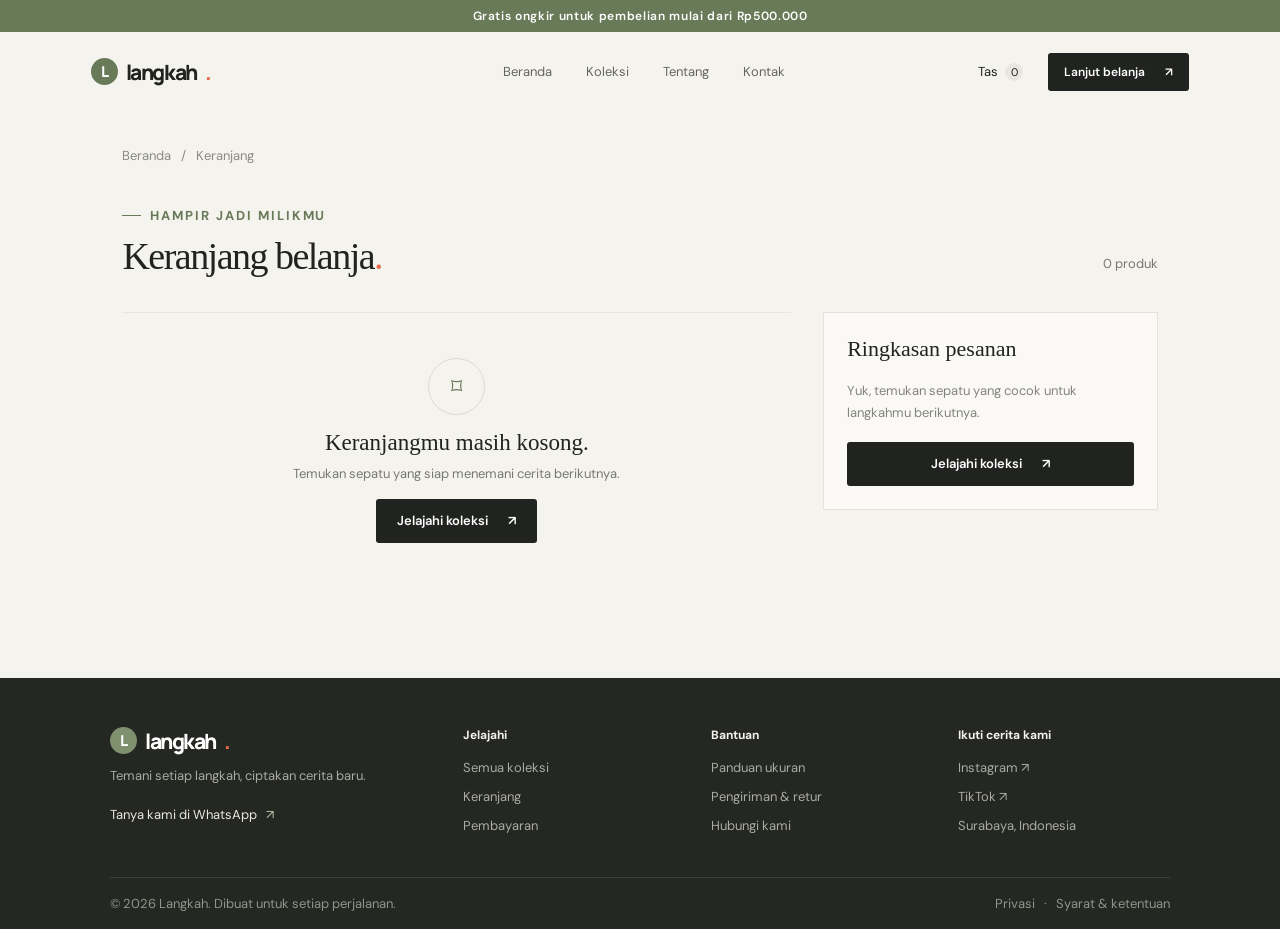
<file: keranjang.html>
<!doctype html>
<html lang="id">
<head>
  <meta charset="utf-8">
  <meta name="viewport" content="width=device-width, initial-scale=1">
  <meta name="theme-color" content="#f5f3ee">
  <title>Keranjang — Langkah</title>
  <link rel="preconnect" href="https://fonts.googleapis.com">
  <link rel="preconnect" href="https://fonts.gstatic.com" crossorigin>
  <link href="https://fonts.googleapis.com/css2?family=DM+Sans:wght@400;500;600;700&family=Manrope:wght@400;500;600;700;800&display=swap" rel="stylesheet">
  <link rel="stylesheet" href="style.css">
  <script src="app.js" defer></script>
</head>
<body data-page="cart">
  <div class="announcement">Gratis ongkir untuk pembelian mulai dari Rp500.000</div>
  <header class="site-header">
    <a class="brand" href="index.html" aria-label="Langkah, ke halaman utama"><span class="brand-mark">L</span>langkah<span class="brand-period">.</span></a>
    <nav class="main-nav" aria-label="Navigasi utama"><a href="index.html">Beranda</a><a href="index.html#koleksi">Koleksi</a><a href="index.html#tentang">Tentang</a><a href="index.html#kontak">Kontak</a></nav>
    <div class="header-actions"><a class="icon-link cart-link active" href="keranjang.html" aria-label="Buka keranjang">Tas <span class="cart-count">0</span></a><a class="button button-dark header-cta" href="index.html#koleksi">Lanjut belanja <span aria-hidden="true">↗</span></a></div>
  </header>
  <main class="inner-page section-wrap">
    <div class="breadcrumb"><a href="index.html">Beranda</a><span>/</span><span>Keranjang</span></div>
    <div class="section-heading cart-heading"><div><p class="eyebrow"><span class="eyebrow-line"></span> HAMPIR JADI MILIKMU</p><h1>Keranjang belanja<span class="brand-period">.</span></h1></div><span class="cart-page-count" id="cart-page-count">0 produk</span></div>
    <div class="cart-layout">
      <section class="cart-items" id="cart-items" aria-label="Produk di keranjang"></section>
      <aside class="order-summary" id="order-summary"></aside>
    </div>
  </main>
  <footer class="site-footer" id="kontak"><div class="footer-main"><div class="footer-brand"><a class="brand" href="index.html"><span class="brand-mark">L</span>langkah<span class="brand-period">.</span></a><p>Temani setiap langkah, ciptakan cerita baru.</p><a class="footer-wa" data-wa-link href="#" target="_blank" rel="noopener noreferrer">Tanya kami di WhatsApp <span>↗</span></a></div><div class="footer-column"><strong>Jelajahi</strong><a href="index.html#koleksi">Semua koleksi</a><a href="keranjang.html">Keranjang</a><a href="pembayaran.html">Pembayaran</a></div><div class="footer-column"><strong>Bantuan</strong><a href="#kontak">Panduan ukuran</a><a href="#kontak">Pengiriman &amp; retur</a><a href="#kontak">Hubungi kami</a></div><div class="footer-column"><strong>Ikuti cerita kami</strong><a href="#kontak">Instagram ↗</a><a href="#kontak">TikTok ↗</a><a href="#kontak">Surabaya, Indonesia</a></div></div><div class="footer-bottom"><span>© 2026 Langkah. Dibuat untuk setiap perjalanan.</span><span>Privasi &nbsp; · &nbsp; Syarat &amp; ketentuan</span></div></footer>
</body>
</html>
</file>
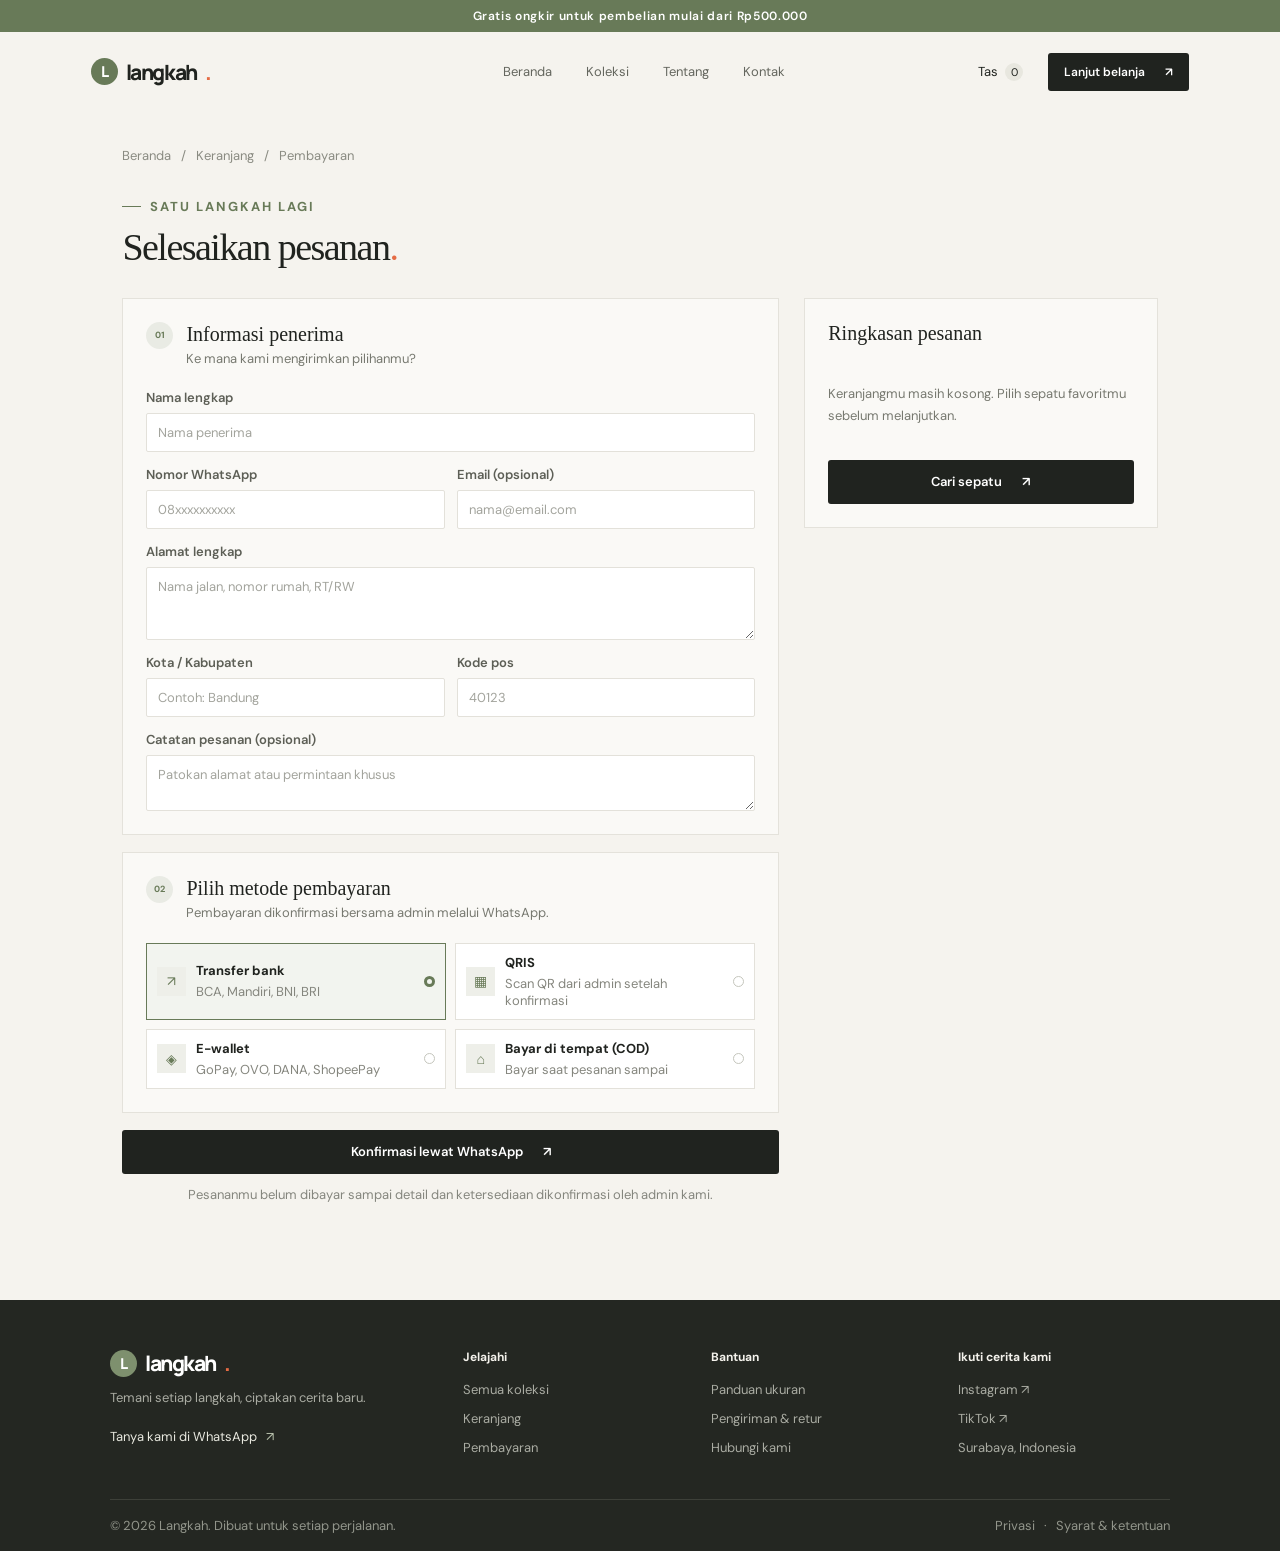
<file: pembayaran.html>
<!doctype html>
<html lang="id">
<head>
  <meta charset="utf-8">
  <meta name="viewport" content="width=device-width, initial-scale=1">
  <meta name="theme-color" content="#f5f3ee">
  <title>Pembayaran — Langkah</title>
  <link rel="preconnect" href="https://fonts.googleapis.com">
  <link rel="preconnect" href="https://fonts.gstatic.com" crossorigin>
  <link href="https://fonts.googleapis.com/css2?family=DM+Sans:wght@400;500;600;700&amp;family=Manrope:wght@400;500;600;700;800&amp;display=swap" rel="stylesheet">
  <link rel="stylesheet" href="style.css">
  <script src="app.js" defer></script>
</head>
<body data-page="checkout">
  <div class="announcement">Gratis ongkir untuk pembelian mulai dari Rp500.000</div>
  <header class="site-header">
    <a class="brand" href="index.html" aria-label="Langkah, ke halaman utama"><span class="brand-mark">L</span>langkah<span class="brand-period">.</span></a>
    <nav class="main-nav" aria-label="Navigasi utama"><a href="index.html">Beranda</a><a href="index.html#koleksi">Koleksi</a><a href="index.html#tentang">Tentang</a><a href="index.html#kontak">Kontak</a></nav>
    <div class="header-actions"><a class="icon-link cart-link" href="keranjang.html" aria-label="Buka keranjang">Tas <span class="cart-count">0</span></a><a class="button button-dark header-cta" href="index.html#koleksi">Lanjut belanja <span aria-hidden="true">↗</span></a></div>
  </header>
  <main class="inner-page section-wrap checkout-page">
    <div class="breadcrumb"><a href="index.html">Beranda</a><span>/</span><a href="keranjang.html">Keranjang</a><span>/</span><span>Pembayaran</span></div>
    <div class="section-heading cart-heading"><div><p class="eyebrow"><span class="eyebrow-line"></span> SATU LANGKAH LAGI</p><h1>Selesaikan pesanan<span class="brand-period">.</span></h1></div></div>
    <div class="checkout-layout">
      <form class="checkout-form" id="checkout-form">
        <section class="form-panel"><div class="form-title"><span>01</span><div><h2>Informasi penerima</h2><p>Ke mana kami mengirimkan pilihanmu?</p></div></div><div class="form-grid"><label class="field full-field">Nama lengkap<input name="name" type="text" autocomplete="name" placeholder="Nama penerima" required></label><label class="field">Nomor WhatsApp<input name="phone" type="tel" autocomplete="tel" placeholder="08xxxxxxxxxx" required pattern="[0-9+ ()-]{8,18}"></label><label class="field">Email (opsional)<input name="email" type="email" autocomplete="email" placeholder="nama@email.com"></label><label class="field full-field">Alamat lengkap<textarea name="address" autocomplete="street-address" rows="3" placeholder="Nama jalan, nomor rumah, RT/RW" required></textarea></label><label class="field">Kota / Kabupaten<input name="city" type="text" autocomplete="address-level2" placeholder="Contoh: Bandung" required></label><label class="field">Kode pos<input name="postal" type="text" autocomplete="postal-code" placeholder="40123" required pattern="[0-9]{5}"></label><label class="field full-field">Catatan pesanan (opsional)<textarea name="note" rows="2" placeholder="Patokan alamat atau permintaan khusus"></textarea></label></div></section>
        <section class="form-panel payment-panel"><div class="form-title"><span>02</span><div><h2>Pilih metode pembayaran</h2><p>Pembayaran dikonfirmasi bersama admin melalui WhatsApp.</p></div></div><div class="payment-options"><label class="payment-option"><input type="radio" name="payment" value="Transfer Bank" checked><span class="payment-mark">↗</span><span><strong>Transfer bank</strong><small>BCA, Mandiri, BNI, BRI</small></span><span class="radio-dot"></span></label><label class="payment-option"><input type="radio" name="payment" value="QRIS"><span class="payment-mark">▦</span><span><strong>QRIS</strong><small>Scan QR dari admin setelah konfirmasi</small></span><span class="radio-dot"></span></label><label class="payment-option"><input type="radio" name="payment" value="E-wallet"><span class="payment-mark">◈</span><span><strong>E-wallet</strong><small>GoPay, OVO, DANA, ShopeePay</small></span><span class="radio-dot"></span></label><label class="payment-option"><input type="radio" name="payment" value="COD"><span class="payment-mark">⌂</span><span><strong>Bayar di tempat (COD)</strong><small>Bayar saat pesanan sampai</small></span><span class="radio-dot"></span></label></div></section>
        <button class="button button-dark submit-order" type="submit">Konfirmasi lewat WhatsApp <span aria-hidden="true">↗</span></button>
        <p class="checkout-disclaimer">Pesananmu belum dibayar sampai detail dan ketersediaan dikonfirmasi oleh admin kami.</p>
      </form>
      <aside class="order-summary checkout-summary" id="checkout-summary"></aside>
    </div>
  </main>
  <footer class="site-footer" id="kontak"><div class="footer-main"><div class="footer-brand"><a class="brand" href="index.html"><span class="brand-mark">L</span>langkah<span class="brand-period">.</span></a><p>Temani setiap langkah, ciptakan cerita baru.</p><a class="footer-wa" data-wa-link href="#" target="_blank" rel="noopener noreferrer">Tanya kami di WhatsApp <span>↗</span></a></div><div class="footer-column"><strong>Jelajahi</strong><a href="index.html#koleksi">Semua koleksi</a><a href="keranjang.html">Keranjang</a><a href="pembayaran.html">Pembayaran</a></div><div class="footer-column"><strong>Bantuan</strong><a href="#kontak">Panduan ukuran</a><a href="#kontak">Pengiriman &amp; retur</a><a href="#kontak">Hubungi kami</a></div><div class="footer-column"><strong>Ikuti cerita kami</strong><a href="#kontak">Instagram ↗</a><a href="#kontak">TikTok ↗</a><a href="#kontak">Surabaya, Indonesia</a></div></div><div class="footer-bottom"><span>© 2026 Langkah. Dibuat untuk setiap perjalanan.</span><span>Privasi &nbsp; · &nbsp; Syarat &amp; ketentuan</span></div></footer>
</body>
</html>
</file>
<file: style.css>
:root {
  --ink: #20231f;
  --muted: #777970;
  --paper: #f5f3ee;
  --white: #fff;
  --line: #e8e6df;
  --green: #687a58;
  --green-dark: #536346;
  --orange: #e56b44;
  --serif: Georgia, "Times New Roman", serif;
  --sans: "DM Sans", sans-serif;
  --display: "Manrope", sans-serif;
}

* { box-sizing: border-box; }
html { scroll-behavior: smooth; }
body { margin: 0; color: var(--ink); background: var(--paper); font-family: var(--sans); -webkit-font-smoothing: antialiased; }
img { display: block; width: 100%; }
a { color: inherit; text-decoration: none; }
button, input, textarea { font: inherit; }
button, a { -webkit-tap-highlight-color: transparent; }
.announcement { min-height: 32px; padding: 8px 20px; background: var(--green); color: #fff; text-align: center; font-size: 10px; font-weight: 600; letter-spacing: .055em; }
.site-header { position: relative; z-index: 2; display: flex; align-items: center; justify-content: space-between; min-height: 79px; padding: 0 7.1%; background: var(--paper); }
.brand { display: inline-flex; align-items: center; gap: 8px; font: 800 21px var(--display); letter-spacing: -.07em; }
.brand-mark { display: inline-grid; width: 27px; height: 27px; place-items: center; border-radius: 50%; background: var(--green); color: #fff; font: 800 15px var(--display); letter-spacing: -.05em; }
.brand-period { color: var(--orange); }
.main-nav, .header-actions { display: flex; align-items: center; }
.main-nav { gap: 34px; margin-left: 100px; }
.main-nav a { color: #64665e; font-size: 11px; transition: color .2s; }
.main-nav a:hover, .main-nav a.active { color: var(--ink); }
.header-actions { gap: 25px; }
.icon-link { font-size: 11px; }
.cart-count { display: inline-grid; width: 18px; height: 18px; margin-left: 4px; place-items: center; border-radius: 50%; background: #e8e7df; font-size: 9px; }
.button { min-height: 44px; padding: 0 20px; display: inline-flex; align-items: center; justify-content: center; gap: 20px; border: 1px solid transparent; border-radius: 3px; font-size: 11px; font-weight: 600; cursor: pointer; transition: background .2s, color .2s, transform .2s; }
.button:hover { transform: translateY(-1px); }
.button-dark { background: var(--ink); color: #fff; }
.button-dark:hover { background: var(--green-dark); }
.header-cta { min-height: 38px; padding: 0 15px; font-size: 10px; }
.button-outline { border-color: #a8aa9e; color: var(--ink); background: transparent; }
.button-outline:hover { border-color: var(--ink); }
.hero { position: relative; display: grid; grid-template-columns: 1fr .93fr; min-height: 536px; padding: 52px 10% 58px 12.7%; overflow: hidden; background: #eeece4; }
.hero-copy { position: relative; z-index: 1; align-self: center; padding-bottom: 15px; }
.eyebrow { display: flex; align-items: center; gap: 9px; margin: 0 0 20px; color: var(--green); font-size: 9px; font-weight: 700; letter-spacing: .15em; }
.eyebrow-line { width: 19px; height: 1px; background: var(--green); }
.hero h1 { margin: 0; font: 500 clamp(42px, 5.3vw, 72px)/1.07 var(--serif); letter-spacing: -.055em; }
.hero h1 span, .story-copy h2 span { color: var(--green); font-style: italic; }
.hero-description { max-width: 340px; margin: 20px 0 24px; color: #6c6e65; font-size: 12px; line-height: 1.85; }
.hero-actions { display: flex; align-items: center; gap: 24px; }
.text-link { display: inline-flex; align-items: center; gap: 11px; font-size: 10px; font-weight: 600; }
.text-link span { font-size: 15px; transition: transform .2s; }
.text-link:hover span { transform: translateX(3px); }
.hero-proof { display: flex; align-items: center; gap: 12px; margin-top: 40px; color: #595b53; font-size: 9px; line-height: 1.6; }
.proof-avatars { display: flex; padding-left: 4px; }
.proof-avatars span { display: grid; width: 24px; height: 24px; margin-left: -4px; place-items: center; border: 2px solid #eeece4; border-radius: 50%; background: #b8a28a; color: #fff; font-size: 8px; }
.proof-avatars span:nth-child(2) { background: #758068; }.proof-avatars span:nth-child(3) { background: #ce8563; }
.hero-proof strong { color: var(--ink); font-size: 9px; }
.hero-proof small { color: var(--muted); font-size: 8px; }
.proof-rating { margin-left: 11px; color: #cf8c47; font-size: 10px; letter-spacing: .07em; }
.proof-rating small { color: var(--ink); letter-spacing: 0; }
.hero-visual { position: relative; align-self: center; justify-self: end; width: min(100%, 430px); height: 390px; }
.hero-image-wrap { position: absolute; inset: 0 18px 10px 0; overflow: hidden; border-radius: 48% 48% 4px 4px; background: #e4e0d6; }
.hero-image-wrap img { height: 100%; object-fit: cover; object-position: 54% center; mix-blend-mode: multiply; }
.hero-sticker { position: absolute; top: 22px; right: -20px; display: grid; width: 84px; height: 84px; align-content: center; border-radius: 50%; background: var(--green); color: #fff; text-align: center; font-size: 9px; line-height: 1.4; letter-spacing: .1em; transform: rotate(10deg); }
.hero-sticker span { font-size: 14px; }
.hero-caption { position: absolute; right: 0; bottom: 0; display: flex; align-items: center; gap: 8px; padding: 12px 14px; background: #fff; font-size: 9px; box-shadow: 0 7px 24px #20231f12; }
.hero-caption strong { color: #92938b; font-weight: 500; }
.caption-dot { width: 7px; height: 7px; border-radius: 50%; background: var(--orange); }
.hero-index { position: absolute; right: 3.6%; bottom: 28px; font: 500 11px var(--display); }
.hero-index span { color: #999a92; }
.benefits { display: grid; grid-template-columns: repeat(4, 1fr); gap: 15px; padding: 24px 10.5%; border-bottom: 1px solid var(--line); background: #faf9f6; }
.benefits > div { display: flex; align-items: center; gap: 12px; }
.benefit-icon { display: grid; width: 34px; height: 34px; place-items: center; border: 1px solid #dddfd5; border-radius: 50%; color: var(--green); font-size: 15px; }
.benefits strong, .benefits small { display: block; }
.benefits strong { font-size: 10px; font-weight: 600; }
.benefits small { margin-top: 4px; color: #85867e; font-size: 8px; }
.section-wrap { max-width: 1240px; margin: 0 auto; padding-right: 8%; padding-left: 8%; }
.collection { padding-top: 88px; padding-bottom: 88px; }
.section-heading { display: flex; align-items: end; justify-content: space-between; gap: 20px; }
.section-heading .eyebrow { margin-bottom: 11px; }
.section-heading h2, .story-copy h2, .newsletter h2 { margin: 0; font: 500 39px/1.15 var(--serif); letter-spacing: -.045em; }
.section-heading > .text-link { margin-bottom: 8px; }
.category-row { display: flex; align-items: center; gap: 9px; margin: 25px 0 23px; }
.category-chip { min-height: 31px; padding: 0 13px; border: 1px solid #e4e2db; border-radius: 20px; background: transparent; color: #66685f; font-size: 9px; cursor: pointer; }
.category-chip.selected, .category-chip:hover { border-color: var(--ink); background: var(--ink); color: #fff; }
.category-chip span { margin-left: 5px; opacity: .62; }
.catalog-note { margin-left: auto; color: #85867e; font-size: 9px; }
.product-grid { display: grid; grid-template-columns: repeat(3, minmax(0, 1fr)); gap: 30px 20px; }
.product-card { min-width: 0; }
.product-image { position: relative; overflow: hidden; aspect-ratio: 1 / .91; background: #eae8e1; }
.product-image img { width: 100%; height: 100%; object-fit: cover; mix-blend-mode: multiply; transition: transform .45s; }
.product-card:hover .product-image img { transform: scale(1.045); }
.product-label { position: absolute; top: 12px; left: 12px; padding: 6px 8px; background: #fff; font-size: 8px; font-weight: 600; }
.add-product { position: absolute; right: 11px; bottom: 11px; display: grid; width: 36px; height: 36px; place-items: center; border: 0; border-radius: 50%; background: #fff; color: var(--ink); font-size: 20px; cursor: pointer; transition: background .2s, color .2s; }
.add-product:hover { background: var(--ink); color: #fff; }
.product-info { display: flex; align-items: start; justify-content: space-between; gap: 7px; padding: 12px 1px; }
.product-details { min-width: 0; }
.product-info h3 { margin: 0; font-size: 11px; font-weight: 600; }
.product-category { margin: 5px 0 0; color: #898a82; font-size: 9px; }
.size-picker { display: inline-flex; align-items: center; gap: 5px; margin-top: 9px; color: #777970; font-size: 8px; }
.size-picker select { min-width: 42px; padding: 4px 14px 4px 6px; border: 1px solid #deded6; border-radius: 2px; background: #faf9f6; color: var(--ink); font-size: 8px; cursor: pointer; }
.product-price { padding-top: 1px; white-space: nowrap; font-size: 10px; font-weight: 600; }
.product-old-price { display: block; margin-top: 4px; color: #a2a39c; font-size: 8px; font-weight: 400; text-align: right; text-decoration: line-through; }
.story { display: grid; grid-template-columns: 1fr .82fr; align-items: center; gap: 9%; padding-top: 42px; padding-bottom: 102px; }
.story-image { position: relative; min-height: 345px; overflow: hidden; background: #e8e5dc; }
.story-image img { position: absolute; height: 100%; object-fit: cover; mix-blend-mode: multiply; }
.story-tag { position: absolute; bottom: 16px; left: 16px; padding: 9px 12px; background: #faf9f6; font-size: 8px; font-weight: 700; letter-spacing: .1em; }
.story-copy .eyebrow { margin-bottom: 17px; }
.story-copy h2 { max-width: 400px; font-size: 41px; line-height: 1.16; }
.story-copy > p:not(.eyebrow) { max-width: 380px; margin: 17px 0 22px; color: #777970; font-size: 11px; line-height: 1.9; }
.newsletter { display: flex; align-items: center; justify-content: space-between; gap: 30px; padding-top: 42px; padding-bottom: 42px; background: #eaece5; }
.newsletter .eyebrow { margin-bottom: 11px; }
.newsletter h2 { font-size: 27px; }
.newsletter p:not(.eyebrow) { margin: 8px 0 0; color: #75776e; font-size: 10px; }
.newsletter-form { position: relative; display: grid; grid-template-columns: 1fr 43px; width: min(100%, 375px); border-bottom: 1px solid #999b91; }
.newsletter-form input { min-width: 0; height: 42px; border: 0; outline: 0; background: transparent; font-size: 10px; }
.newsletter-form button { border: 0; background: transparent; font-size: 18px; cursor: pointer; }
.newsletter-form small { position: absolute; top: 48px; left: 0; color: #85867e; font-size: 8px; }
.site-footer { padding: 49px 8% 0; background: #242722; color: #f4f2ec; }
.footer-main { display: grid; grid-template-columns: 1.5fr repeat(3, 1fr); gap: 35px; max-width: 1060px; margin: auto; padding-bottom: 43px; }
.footer-brand .brand { color: #fff; }
.footer-brand .brand-mark { background: #7e906e; }
.footer-brand > p { margin: 12px 0 19px; color: #aaaca3; font-size: 10px; }
.footer-wa { color: #e8e8df; font-size: 9px; }
.footer-wa span { margin-left: 6px; color: #b9c2ad; }
.footer-column { display: flex; flex-direction: column; align-items: flex-start; gap: 12px; }
.footer-column strong { margin-bottom: 4px; font-size: 10px; }
.footer-column a { color: #aaaca3; font-size: 9px; }
.footer-column a:hover, .footer-wa:hover { color: #fff; }
.footer-bottom { display: flex; justify-content: space-between; gap: 15px; max-width: 1060px; margin: auto; padding: 17px 0; border-top: 1px solid #3d4039; color: #92958b; font-size: 8px; }
.visually-hidden { position: absolute; width: 1px; height: 1px; padding: 0; margin: -1px; overflow: hidden; clip: rect(0,0,0,0); white-space: nowrap; border: 0; }

/* Cart and checkout pages */
.inner-page { min-height: 55vh; padding-top: 36px; padding-bottom: 90px; }
.breadcrumb { display: flex; gap: 10px; margin-bottom: 43px; color: #8a8b82; font-size: 9px; }
.breadcrumb a:hover { color: var(--ink); }
.cart-heading { margin-bottom: 33px; }
.cart-heading h1 { margin: 0; font: 500 38px/1.15 var(--serif); letter-spacing: -.04em; }
.cart-page-count { padding-bottom: 7px; color: var(--muted); font-size: 10px; }
.cart-layout, .checkout-layout { display: grid; grid-template-columns: minmax(0, 1.6fr) minmax(270px, .8fr); align-items: start; gap: 32px; }
.cart-items { border-top: 1px solid var(--line); }
.cart-item { display: grid; grid-template-columns: 104px 1fr auto; align-items: center; gap: 18px; padding: 17px 0; border-bottom: 1px solid var(--line); }
.cart-item-image { width: 104px; height: 100px; object-fit: cover; background: #e9e7df; mix-blend-mode: multiply; }
.cart-item-info h2 { margin: 0; font-size: 12px; }
.cart-item-info p { margin: 5px 0 12px; color: var(--muted); font-size: 9px; }
.cart-item-info strong { font-size: 10px; }
.cart-item-controls { display: flex; align-items: center; gap: 9px; margin-top: 10px; }
.quantity-control { display: inline-flex; align-items: center; border: 1px solid #ddded6; }
.quantity-control button { width: 26px; height: 24px; border: 0; background: transparent; cursor: pointer; }
.quantity-control span { min-width: 19px; text-align: center; font-size: 9px; }
.remove-item { border: 0; background: transparent; color: #84867d; font-size: 9px; text-decoration: underline; cursor: pointer; }
.cart-item-total { align-self: start; padding-top: 3px; white-space: nowrap; font-size: 10px; font-weight: 600; }
.order-summary { position: sticky; top: 20px; padding: 23px; border: 1px solid #e4e2db; background: #faf9f6; }
.order-summary h2 { margin: 0 0 18px; font: 500 22px var(--serif); }
.summary-row { display: flex; justify-content: space-between; gap: 12px; margin: 13px 0; color: #777970; font-size: 10px; }
.summary-row strong { color: var(--ink); font-weight: 600; }
.summary-total { margin-top: 17px; padding-top: 16px; border-top: 1px solid var(--line); color: var(--ink); font-size: 11px; }
.summary-total strong { font-size: 14px; }
.summary-note { margin: 13px 0 18px; color: #83847c; font-size: 8px; line-height: 1.7; }
.summary-button { display: flex; width: 100%; }
.empty-cart { padding: 45px 20px; text-align: center; }
.empty-cart-icon { display: grid; width: 57px; height: 57px; margin: 0 auto 15px; place-items: center; border: 1px solid #d9dbd1; border-radius: 50%; color: var(--green); font-size: 22px; }
.empty-cart h2 { margin: 0; font: 500 23px var(--serif); }
.empty-cart p { margin: 9px 0 17px; color: var(--muted); font-size: 10px; }
.empty-summary { min-height: 180px; }
.checkout-page { padding-bottom: 95px; }
.checkout-page .breadcrumb { margin-bottom: 34px; }
.checkout-page .cart-heading { margin-bottom: 28px; }
.checkout-layout { grid-template-columns: minmax(0, 1.45fr) minmax(270px, .78fr); gap: 25px; }
.checkout-form { display: flex; flex-direction: column; gap: 17px; }
.form-panel { padding: 23px; border: 1px solid #e4e2db; background: #faf9f6; }
.form-title { display: flex; align-items: start; gap: 13px; margin-bottom: 22px; }
.form-title > span { display: grid; width: 27px; height: 27px; flex: 0 0 auto; place-items: center; border-radius: 50%; background: #e9ebe4; color: var(--green); font-size: 9px; font-weight: 700; }
.form-title h2 { margin: 1px 0 4px; font: 500 20px var(--serif); }
.form-title p { margin: 0; color: var(--muted); font-size: 9px; }
.form-grid { display: grid; grid-template-columns: 1fr 1fr; gap: 14px 12px; }
.field { display: flex; flex-direction: column; gap: 7px; color: #5d5f56; font-size: 9px; font-weight: 600; }
.full-field { grid-column: 1 / -1; }
.field input, .field textarea { width: 100%; min-height: 39px; padding: 10px 11px; border: 1px solid #e3e1da; border-radius: 2px; outline: none; background: #fff; color: var(--ink); font-size: 10px; font-weight: 400; resize: vertical; }
.field input:focus, .field textarea:focus { border-color: var(--green); }
.field input::placeholder, .field textarea::placeholder { color: #a3a49d; }
.payment-options { display: grid; grid-template-columns: 1fr 1fr; gap: 9px; }
.payment-option { position: relative; display: flex; align-items: center; gap: 10px; min-height: 60px; padding: 10px; border: 1px solid #e3e1da; background: #fff; cursor: pointer; }
.payment-option:has(input:checked) { border-color: var(--green); background: #f2f4ef; }
.payment-option input { position: absolute; width: 1px; height: 1px; opacity: 0; }
.payment-mark { display: grid; width: 29px; height: 29px; flex: 0 0 auto; place-items: center; background: #eeefe9; color: var(--green); font-size: 14px; }
.payment-option strong, .payment-option small { display: block; }
.payment-option strong { font-size: 9px; }
.payment-option small { margin-top: 4px; color: #85867e; font-size: 8px; }
.radio-dot { width: 11px; height: 11px; flex: 0 0 auto; margin-left: auto; border: 1px solid #c5c6bd; border-radius: 50%; }
.payment-option input:checked + .payment-mark + span + .radio-dot { border: 3px solid var(--green); }
.submit-order { width: 100%; }
.checkout-disclaimer { margin: -6px 0 0; color: #85867e; font-size: 8px; line-height: 1.6; text-align: center; }
.checkout-summary h2 { font-size: 20px; }
.checkout-summary .summary-product { display: flex; align-items: center; gap: 10px; margin: 11px 0; }
.summary-product img { width: 48px; height: 46px; object-fit: cover; background: #eae8e1; mix-blend-mode: multiply; }
.summary-product span { flex: 1; font-size: 9px; line-height: 1.5; }
.summary-product small { display: block; color: #85867e; font-size: 8px; }
.summary-product strong { white-space: nowrap; font-size: 9px; }
.checkout-empty { padding: 20px 0; color: var(--muted); font-size: 10px; line-height: 1.7; }
.toast { position: fixed; z-index: 10; right: 22px; bottom: 22px; padding: 13px 18px; background: var(--ink); color: #fff; font-size: 10px; box-shadow: 0 5px 25px #0002; animation: toast-in .2s ease-out; }
@keyframes toast-in { from { opacity: 0; transform: translateY(8px); } to { opacity: 1; transform: translateY(0); } }

@media (max-width: 900px) {
  .site-header { padding: 0 5%; }
  .main-nav { gap: 19px; margin-left: 20px; }
  .header-actions { gap: 14px; }
  .hero { min-height: 475px; padding-right: 7%; padding-left: 8%; }
  .hero-visual { height: 340px; }
  .benefits { padding-right: 6%; padding-left: 6%; }
  .section-wrap { padding-right: 6%; padding-left: 6%; }
  .cart-layout, .checkout-layout { gap: 18px; }
}
@media (max-width: 680px) {
  .announcement { font-size: 9px; }
  .site-header { min-height: 65px; padding: 0 5%; }
  .brand { font-size: 18px; }
  .brand-mark { width: 24px; height: 24px; }
  .main-nav { position: absolute; top: 64px; left: 0; display: flex; justify-content: center; width: 100%; margin: 0; padding: 11px 8px; gap: 25px; border-top: 1px solid var(--line); background: var(--paper); }
  .main-nav a { font-size: 9px; }
  .header-actions { gap: 12px; }
  .header-cta { display: none; }
  .hero { grid-template-columns: 1fr; padding: 73px 8% 45px; }
  .hero-copy { padding-bottom: 28px; }
  .hero h1 { font-size: clamp(48px, 12vw, 66px); }
  .hero-description { max-width: 300px; margin-top: 14px; }
  .hero-proof { margin-top: 26px; }
  .hero-visual { justify-self: center; width: min(100%, 410px); height: 295px; }
  .hero-sticker { right: -4px; width: 71px; height: 71px; font-size: 8px; }
  .hero-index { right: 5%; bottom: 18px; }
  .benefits { grid-template-columns: 1fr 1fr; gap: 19px 10px; padding: 22px 7%; }
  .benefit-icon { width: 30px; height: 30px; flex: 0 0 auto; }
  .benefits strong { font-size: 9px; }
  .benefits small { font-size: 7px; }
  .section-wrap { padding-right: 6%; padding-left: 6%; }
  .collection { padding-top: 62px; padding-bottom: 55px; }
  .section-heading h2 { font-size: 34px; }
  .section-heading > .text-link { font-size: 9px; }
  .category-row { gap: 6px; overflow-x: auto; padding-bottom: 3px; }
  .category-chip { flex: 0 0 auto; padding: 0 10px; }
  .catalog-note { display: none; }
  .product-grid { grid-template-columns: 1fr 1fr; gap: 19px 12px; }
  .product-image { aspect-ratio: 1 / 1; }
  .product-info h3 { font-size: 10px; }
  .product-price { font-size: 9px; }
  .story { grid-template-columns: 1fr; gap: 27px; padding-top: 16px; padding-bottom: 60px; }
  .story-image { min-height: 280px; }
  .story-copy h2 { max-width: 360px; font-size: 36px; }
  .newsletter { align-items: flex-start; flex-direction: column; gap: 25px; padding-top: 33px; padding-bottom: 45px; }
  .newsletter h2 { font-size: 26px; }
  .newsletter-form { width: 100%; }
  .site-footer { padding: 37px 6% 0; }
  .footer-main { grid-template-columns: 1fr 1fr; gap: 28px 18px; }
  .footer-brand { grid-column: 1/-1; }
  .footer-bottom { flex-direction: column; gap: 8px; font-size: 7px; }
  .inner-page { padding-top: 29px; padding-bottom: 55px; }
  .breadcrumb { margin-bottom: 30px; }
  .cart-heading { align-items: end; margin-bottom: 23px; }
  .cart-heading h1 { font-size: 31px; }
  .cart-layout, .checkout-layout { grid-template-columns: 1fr; }
  .order-summary { position: static; }
  .cart-item { grid-template-columns: 77px 1fr auto; gap: 11px; }
  .cart-item-image { width: 77px; height: 79px; }
  .cart-item-total { font-size: 9px; }
  .form-panel { padding: 17px 14px; }
  .form-grid { gap: 12px 9px; }
  .payment-options { grid-template-columns: 1fr; }
}
@media (prefers-reduced-motion: reduce) {
  *, *::before, *::after { scroll-behavior: auto !important; animation-duration: .01ms !important; animation-iteration-count: 1 !important; transition-duration: .01ms !important; }
}

.text-reveal {
  opacity: 0;
  transform: translateY(14px);
  transition: opacity 650ms ease var(--reveal-delay, 0ms), transform 650ms cubic-bezier(.2, .7, .25, 1) var(--reveal-delay, 0ms);
}
.text-reveal.is-visible {
  opacity: 1;
  transform: translateY(0);
}
@media (prefers-reduced-motion: reduce) {
  .text-reveal,
  .text-reveal.is-visible {
    opacity: 1;
    transform: none;
    transition: none;
  }
}

/* Keep supporting text comfortably readable across the storefront. */
.announcement { font-size: 12px; }
.main-nav a, .icon-link { font-size: 13px; }
.cart-count { font-size: 11px; }
.button { font-size: 13px; }
.header-cta { font-size: 12px; }
.eyebrow { font-size: 11px; }
.hero-description { font-size: 15px; }
.text-link { font-size: 13px; }
.hero-proof { font-size: 12px; }
.hero-proof strong { font-size: 12px; }
.hero-proof small { font-size: 11px; }
.proof-rating { font-size: 12px; }
.hero-sticker { font-size: 11px; }
.hero-caption { font-size: 12px; }
.benefits strong { font-size: 12px; }
.benefits small { font-size: 11px; }
.category-chip, .catalog-note { font-size: 12px; }
.product-label { font-size: 10px; }
.product-info h3 { font-size: 15px; }
.product-category { font-size: 12px; }
.size-picker { font-size: 11px; }
.size-picker select { font-size: 12px; }
.product-price { font-size: 13px; }
.product-old-price { font-size: 11px; }
.story-tag { font-size: 10px; }
.story-copy > p:not(.eyebrow) { font-size: 14px; }
.newsletter p:not(.eyebrow) { font-size: 13px; }
.newsletter-form input { font-size: 13px; }
.newsletter-form small { font-size: 11px; }
.footer-brand > p { font-size: 13px; }
.footer-wa, .footer-column a { font-size: 12px; }
.footer-column strong { font-size: 13px; }
.footer-bottom { font-size: 11px; }
.breadcrumb { font-size: 12px; }
.cart-page-count { font-size: 12px; }
.cart-item-info h2 { font-size: 15px; }
.cart-item-info p { font-size: 12px; }
.cart-item-info strong, .cart-item-total { font-size: 13px; }
.quantity-control span { font-size: 12px; }
.remove-item { font-size: 12px; }
.summary-row { font-size: 13px; }
.summary-total { font-size: 14px; }
.summary-total strong { font-size: 16px; }
.summary-note { font-size: 11px; }
.empty-cart p, .checkout-empty { font-size: 13px; }
.form-title p { font-size: 12px; }
.field { font-size: 12px; }
.field input, .field textarea { font-size: 13px; }
.payment-option strong { font-size: 12px; }
.payment-option small { font-size: 11px; }
.checkout-disclaimer { font-size: 11px; }
.summary-product span { font-size: 12px; }
.summary-product small { font-size: 11px; }
.summary-product strong { font-size: 12px; }
.toast { font-size: 13px; }

@media (max-width: 900px) {
  .cart-layout, .checkout-layout { grid-template-columns: 1fr; }
  .order-summary { position: static; }
}

@media (max-width: 680px) {
  .announcement { font-size: 11px; }
  .main-nav a { font-size: 12px; }
  .hero-description { font-size: 14px; }
  .hero-proof { font-size: 11px; }
  .hero-proof strong { font-size: 11px; }
  .hero-proof small { font-size: 10px; }
  .benefits strong { font-size: 11px; }
  .benefits small { font-size: 10px; }
  .section-heading > .text-link { font-size: 11px; }
  .product-info h3 { font-size: 13px; }
  .product-category { font-size: 11px; }
  .product-price { font-size: 12px; }
  .product-old-price { font-size: 10px; }
  .story-copy > p:not(.eyebrow) { font-size: 13px; }
  .footer-bottom { font-size: 10px; }
  .cart-item { grid-template-columns: 77px minmax(0, 1fr); }
  .cart-item-total { grid-column: 2; justify-self: start; }
  .form-grid { grid-template-columns: 1fr; }
  .full-field { grid-column: auto; }
}

/* Raise the remaining secondary text so it stays readable at a glance. */
.eyebrow,
.hero-proof,
.hero-proof strong,
.proof-rating,
.hero-caption,
.category-chip,
.catalog-note,
.product-category,
.product-label,
.size-picker,
.story-tag,
.newsletter-form small,
.footer-wa,
.footer-column a,
.footer-bottom,
.breadcrumb,
.cart-page-count,
.cart-item-info p,
.cart-item-info strong,
.cart-item-total,
.quantity-control span,
.remove-item,
.summary-row,
.summary-note,
.form-title p,
.field,
.payment-option strong,
.payment-option small,
.checkout-disclaimer,
.summary-product span,
.summary-product small,
.summary-product strong {
  font-size: 13px;
}

.hero-proof small,
.product-old-price,
.footer-column strong {
  font-size: 12px;
}

@media (max-width: 680px) {
  .eyebrow,
  .hero-proof,
  .hero-proof strong,
  .proof-rating,
  .hero-caption,
  .category-chip,
  .product-category,
  .product-label,
  .size-picker,
  .newsletter-form small,
  .footer-wa,
  .footer-column a,
  .footer-bottom,
  .breadcrumb,
  .cart-item-info p,
  .cart-item-info strong,
  .cart-item-total,
  .remove-item,
  .summary-row,
  .summary-note,
  .field,
  .payment-option strong,
  .payment-option small,
  .checkout-disclaimer,
  .summary-product span,
  .summary-product small,
  .summary-product strong {
    font-size: 12px;
  }

  .hero-proof small,
  .product-old-price,
  .footer-column strong,
  .quantity-control span {
    font-size: 11px;
  }

  .product-info h3 { font-size: 14px; }
  .benefits small { font-size: 11px; }
}
</file>
